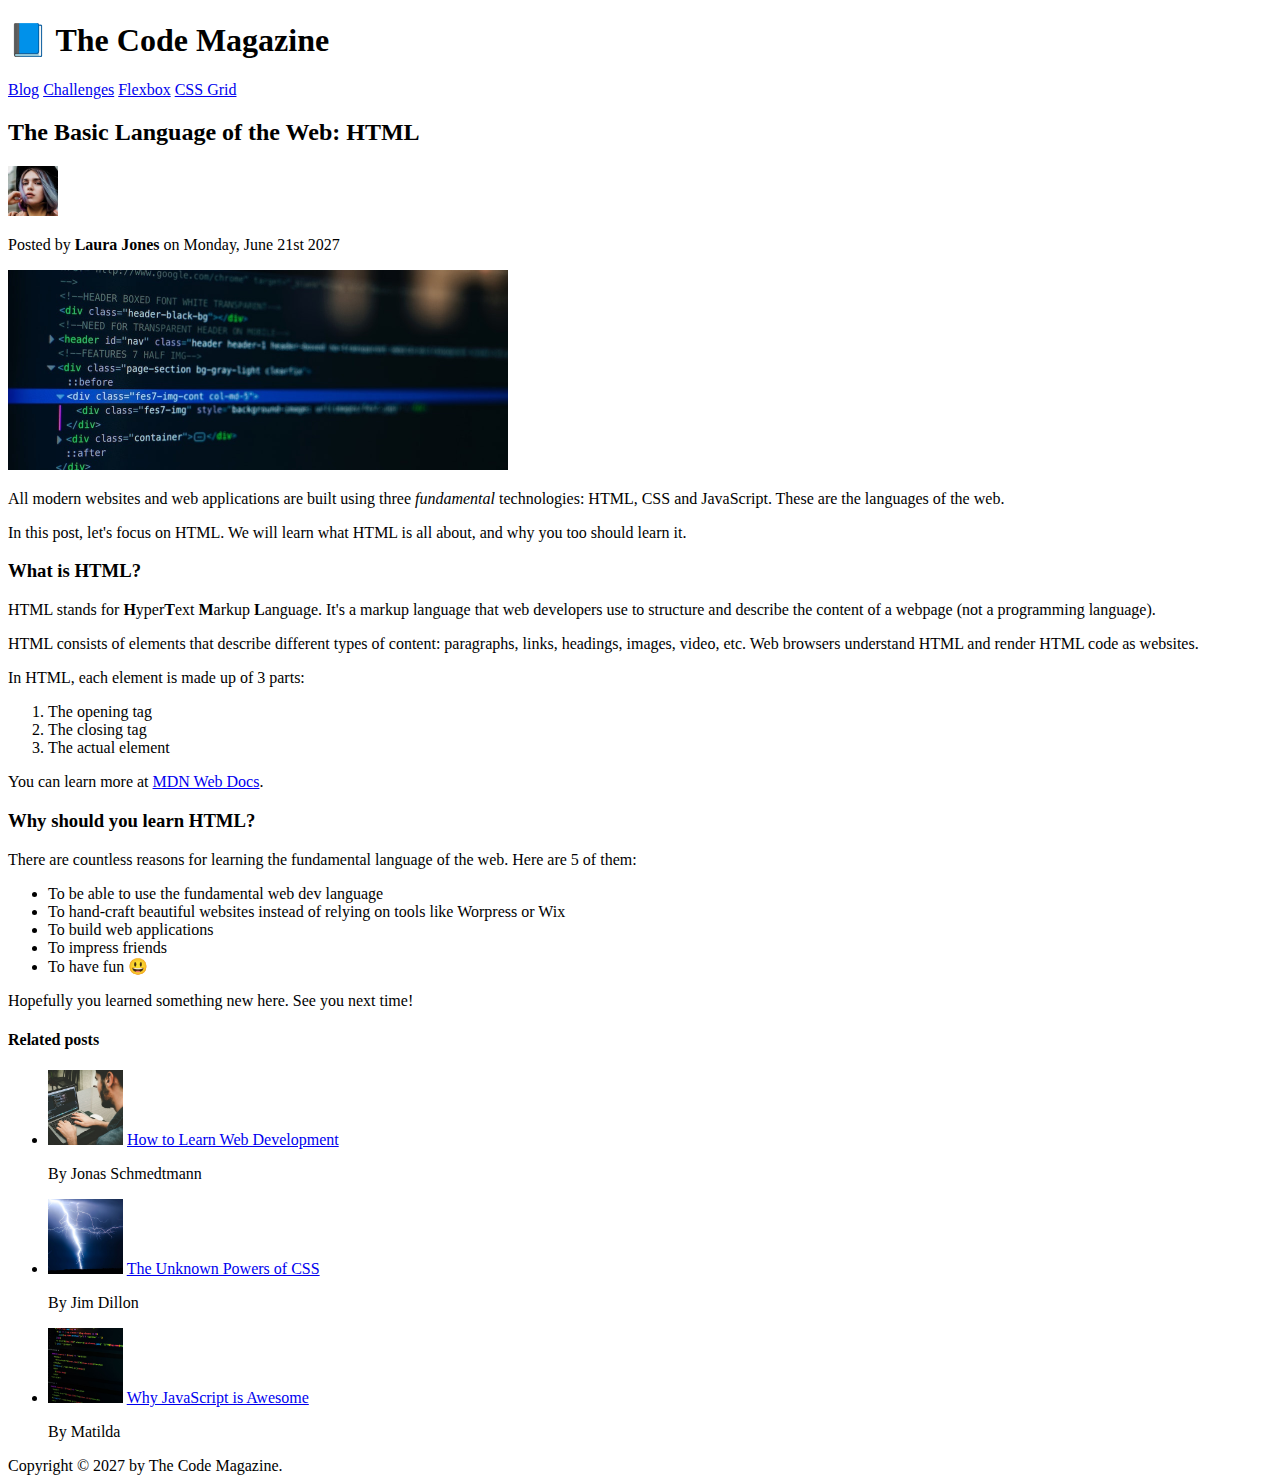
<file: 03-CSS-Fundamentals/index.html>
<!DOCTYPE html>
<html lang="en">
  <head>
    <meta charset="UTF-8" />
    <title>The Basic Language of the Web: HTML</title>
  </head>

  <body>
    <!--
    <h1>The Basic Language of the Web: HTML</h1>
    <h2>The Basic Language of the Web: HTML</h2>
    <h3>The Basic Language of the Web: HTML</h3>
    <h4>The Basic Language of the Web: HTML</h4>
    <h5>The Basic Language of the Web: HTML</h5>
    <h6>The Basic Language of the Web: HTML</h6>
    -->

    <header>
      <h1>📘 The Code Magazine</h1>

      <nav>
        <a href="blog.html">Blog</a>
        <a href="#">Challenges</a>
        <a href="#">Flexbox</a>
        <a href="#">CSS Grid</a>
      </nav>
    </header>

    <article>
      <header>
        <h2>The Basic Language of the Web: HTML</h2>

        <img
          src="img/laura-jones.jpg"
          alt="Headshot of Laura Jones"
          height="50"
          width="50"
        />

        <p>Posted by <strong>Laura Jones</strong> on Monday, June 21st 2027</p>

        <img
          src="img/post-img.jpg"
          alt="HTML code on a screen"
          width="500"
          height="200"
        />
      </header>

      <p>
        All modern websites and web applications are built using three
        <em>fundamental</em>
        technologies: HTML, CSS and JavaScript. These are the languages of the
        web.
      </p>

      <p>
        In this post, let's focus on HTML. We will learn what HTML is all about,
        and why you too should learn it.
      </p>

      <h3>What is HTML?</h3>
      <p>
        HTML stands for <strong>H</strong>yper<strong>T</strong>ext
        <strong>M</strong>arkup <strong>L</strong>anguage. It's a markup
        language that web developers use to structure and describe the content
        of a webpage (not a programming language).
      </p>
      <p>
        HTML consists of elements that describe different types of content:
        paragraphs, links, headings, images, video, etc. Web browsers understand
        HTML and render HTML code as websites.
      </p>
      <p>In HTML, each element is made up of 3 parts:</p>

      <ol>
        <li>The opening tag</li>
        <li>The closing tag</li>
        <li>The actual element</li>
      </ol>

      <p>
        You can learn more at
        <a
          href="https://developer.mozilla.org/en-US/docs/Web/HTML"
          target="_blank"
          >MDN Web Docs</a
        >.
      </p>

      <h3>Why should you learn HTML?</h3>

      <p>
        There are countless reasons for learning the fundamental language of the
        web. Here are 5 of them:
      </p>

      <ul>
        <li>To be able to use the fundamental web dev language</li>
        <li>
          To hand-craft beautiful websites instead of relying on tools like
          Worpress or Wix
        </li>
        <li>To build web applications</li>
        <li>To impress friends</li>
        <li>To have fun 😃</li>
      </ul>

      <p>Hopefully you learned something new here. See you next time!</p>
    </article>

    <aside>
      <h4>Related posts</h4>

      <ul>
        <li>
          <img
            src="img/related-1.jpg"
            alt="Person programming"
            width="75"
            width="75"
          />
          <a href="#">How to Learn Web Development</a>
          <p>By Jonas Schmedtmann</p>
        </li>
        <li>
          <img src="img/related-2.jpg" alt="Lightning" width="75" heigth="75" />
          <a href="#">The Unknown Powers of CSS</a>
          <p>By Jim Dillon</p>
        </li>
        <li>
          <img
            src="img/related-3.jpg"
            alt="JavaScript code on a screen"
            width="75"
            height="75"
          />
          <a href="#">Why JavaScript is Awesome</a>
          <p>By Matilda</p>
        </li>
      </ul>
    </aside>

    <footer>Copyright &copy; 2027 by The Code Magazine.</footer>
  </body>
</html>
</file>
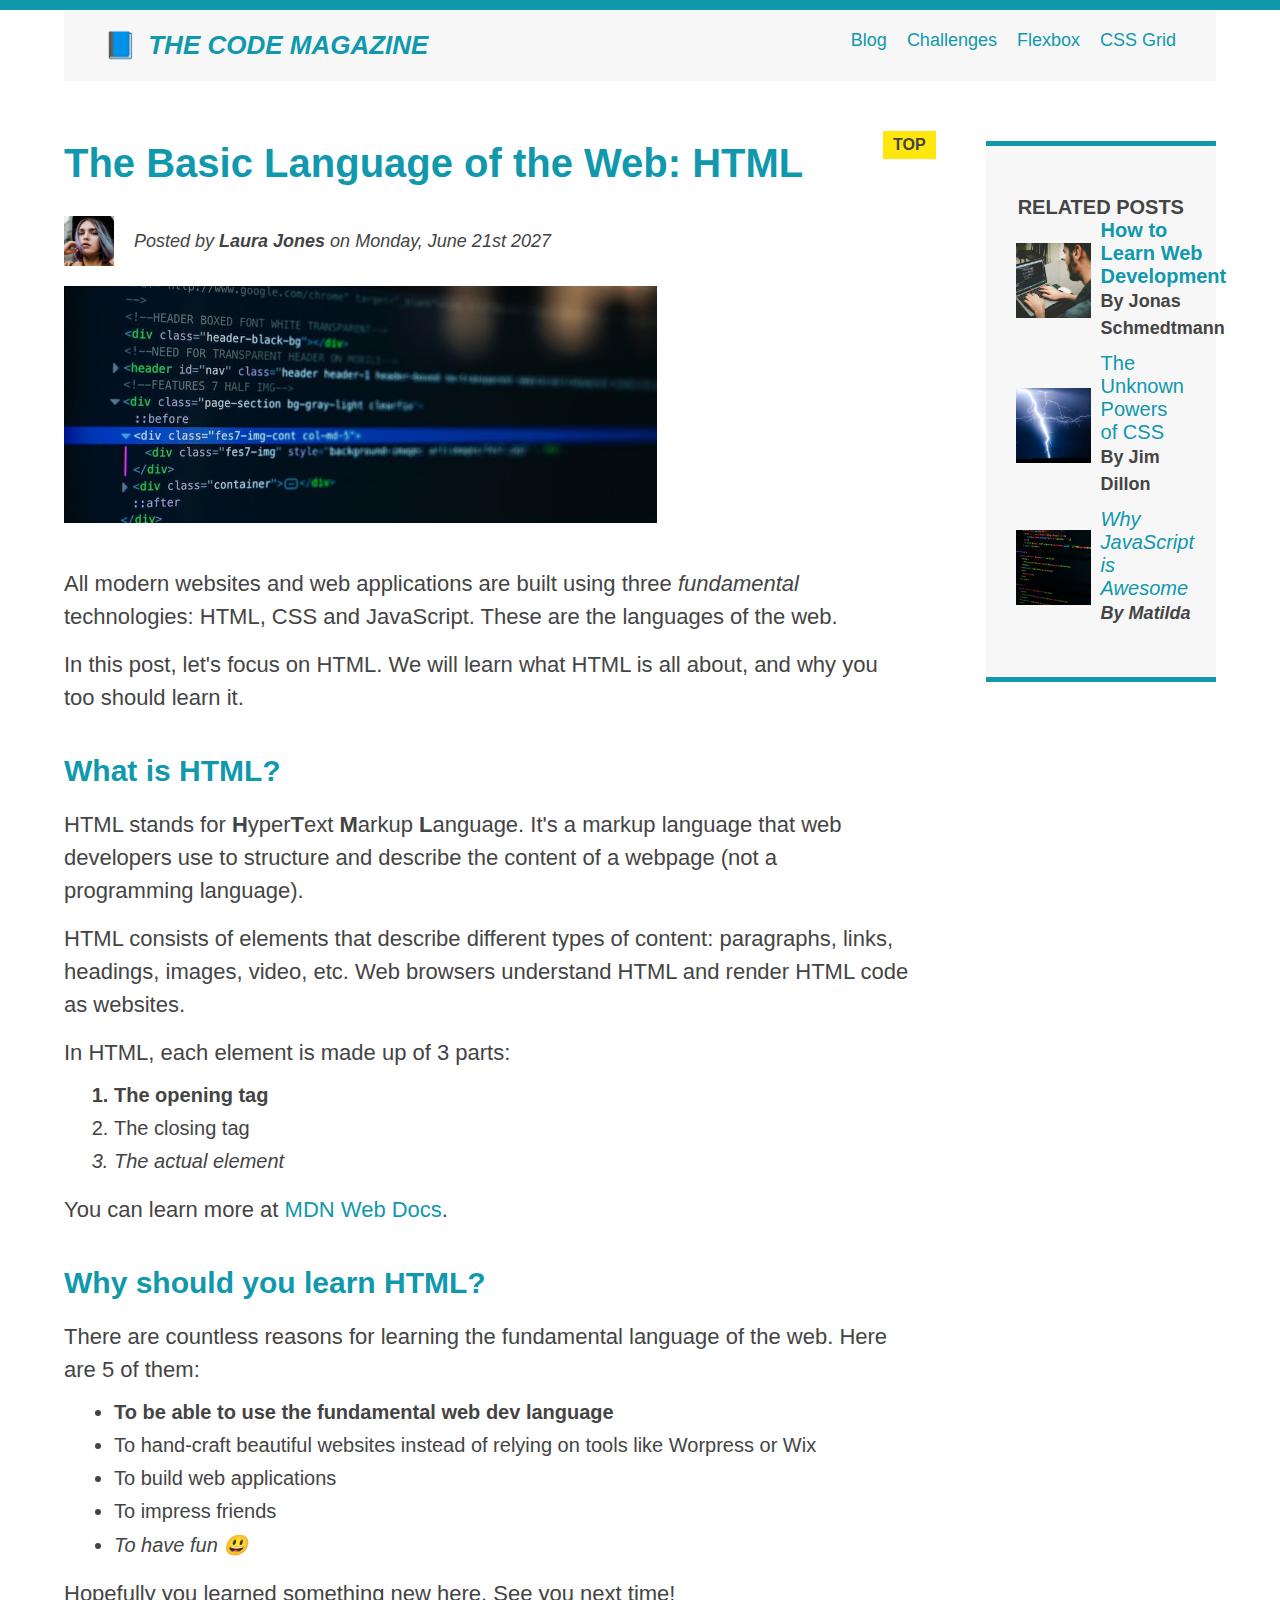
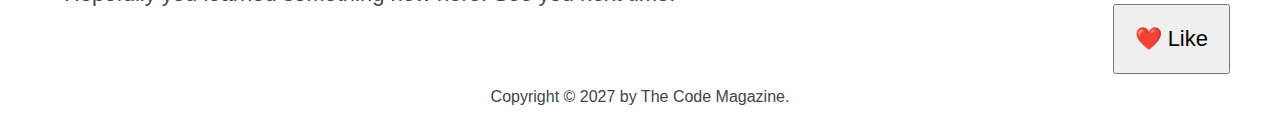
<file: 04-CSS-Layouts/index.html>
<!DOCTYPE html>
<html lang="en">
    <head>
        <meta charset="UTF-8" />
        <link href="style.css" rel="stylesheet" />

        <title>The Basic Language of the Web: HTML</title>
    </head>

    <body>
        <!--
    <h1>The Basic Language of the Web: HTML</h1>
    <h2>The Basic Language of the Web: HTML</h2>
    <h3>The Basic Language of the Web: HTML</h3>
    <h4>The Basic Language of the Web: HTML</h4>
    <h5>The Basic Language of the Web: HTML</h5>
    <h6>The Basic Language of the Web: HTML</h6>
    -->

        <div class="container">
            <header class="main-header">
                <h1>📘 The Code Magazine</h1>

                <nav>
                    <!-- <strong>This is the navigation</strong> -->
                    <a href="blog.html">Blog</a>
                    <a href="#">Challenges</a>
                    <a href="#">Flexbox</a>
                    <a href="#">CSS Grid</a>
                </nav>
            </header>

            <article>
                <header class="post-header">
                    <h2>The Basic Language of the Web: HTML</h2>
                    <div class="author-box">
                        <img
                            src="img/laura-jones.jpg"
                            alt="Headshot of Laura Jones"
                            height="50"
                            width="50"
                        />

                        <p id="author">
                            Posted by <strong>Laura Jones</strong> on Monday,
                            June 21st 2027
                        </p>
                    </div>

                    <img
                        src="img/post-img.jpg"
                        alt="HTML code on a screen"
                        width="500"
                        height="200"
                        class="post-img"
                    />
                    <button>❤️ Like</button>
                </header>

                <p>
                    All modern websites and web applications are built using
                    three
                    <em>fundamental</em>
                    technologies: HTML, CSS and JavaScript. These are the
                    languages of the web.
                </p>

                <p>
                    In this post, let's focus on HTML. We will learn what HTML
                    is all about, and why you too should learn it.
                </p>

                <h3>What is HTML?</h3>
                <p>
                    HTML stands for <strong>H</strong>yper<strong>T</strong>ext
                    <strong>M</strong>arkup <strong>L</strong>anguage. It's a
                    markup language that web developers use to structure and
                    describe the content of a webpage (not a programming
                    language).
                </p>
                <p>
                    HTML consists of elements that describe different types of
                    content: paragraphs, links, headings, images, video, etc.
                    Web browsers understand HTML and render HTML code as
                    websites.
                </p>
                <p>In HTML, each element is made up of 3 parts:</p>

                <ol>
                    <li class="first-li">The opening tag</li>
                    <li>The closing tag</li>
                    <li>The actual element</li>
                </ol>

                <p>
                    You can learn more at
                    <a
                        href="https://developer.mozilla.org/en-US/docs/Web/HTML"
                        target="_blank"
                        >MDN Web Docs</a
                    >.
                </p>

                <h3>Why should you learn HTML?</h3>

                <p>
                    There are countless reasons for learning the fundamental
                    language of the web. Here are 5 of them:
                </p>

                <ul>
                    <li class="first-li">
                        To be able to use the fundamental web dev language
                    </li>
                    <li>
                        To hand-craft beautiful websites instead of relying on
                        tools like Worpress or Wix
                    </li>
                    <li>To build web applications</li>
                    <li>To impress friends</li>
                    <li>To have fun 😃</li>
                </ul>

                <p>
                    Hopefully you learned something new here. See you next time!
                </p>
            </article>

            <aside>
                <h4>Related posts</h4>

                <ul class="related">
                    <li>
                        <img
                            src="img/related-1.jpg"
                            alt="Person programming"
                            width="75"
                            height="75"
                        />
                        <div class="related-author-box">
                            <a href="#">How to Learn Web Development</a>
                            <p class="related-author">By Jonas Schmedtmann</p>
                        </div>
                    </li>
                    <li>
                        <img
                            src="img/related-2.jpg"
                            alt="Lightning"
                            width="75"
                            height="75"
                        />
                        <div class="related-author-box">
                            <a href="#">The Unknown Powers of CSS</a>
                            <p class="related-author">By Jim Dillon</p>
                        </div>
                    </li>
                    <li>
                        <img
                            src="img/related-3.jpg"
                            alt="JavaScript code on a screen"
                            width="75"
                            height="75"
                        />
                        <div class="related-author-box">
                            <a href="#">Why JavaScript is Awesome</a>
                            <p class="related-author">By Matilda</p>
                        </div>
                    </li>
                </ul>
            </aside>

            <footer>
                <p id="copyright" class="copyright text">
                    Copyright &copy; 2027 by The Code Magazine.
                </p>
            </footer>
        </div>
    </body>
</html>
</file>
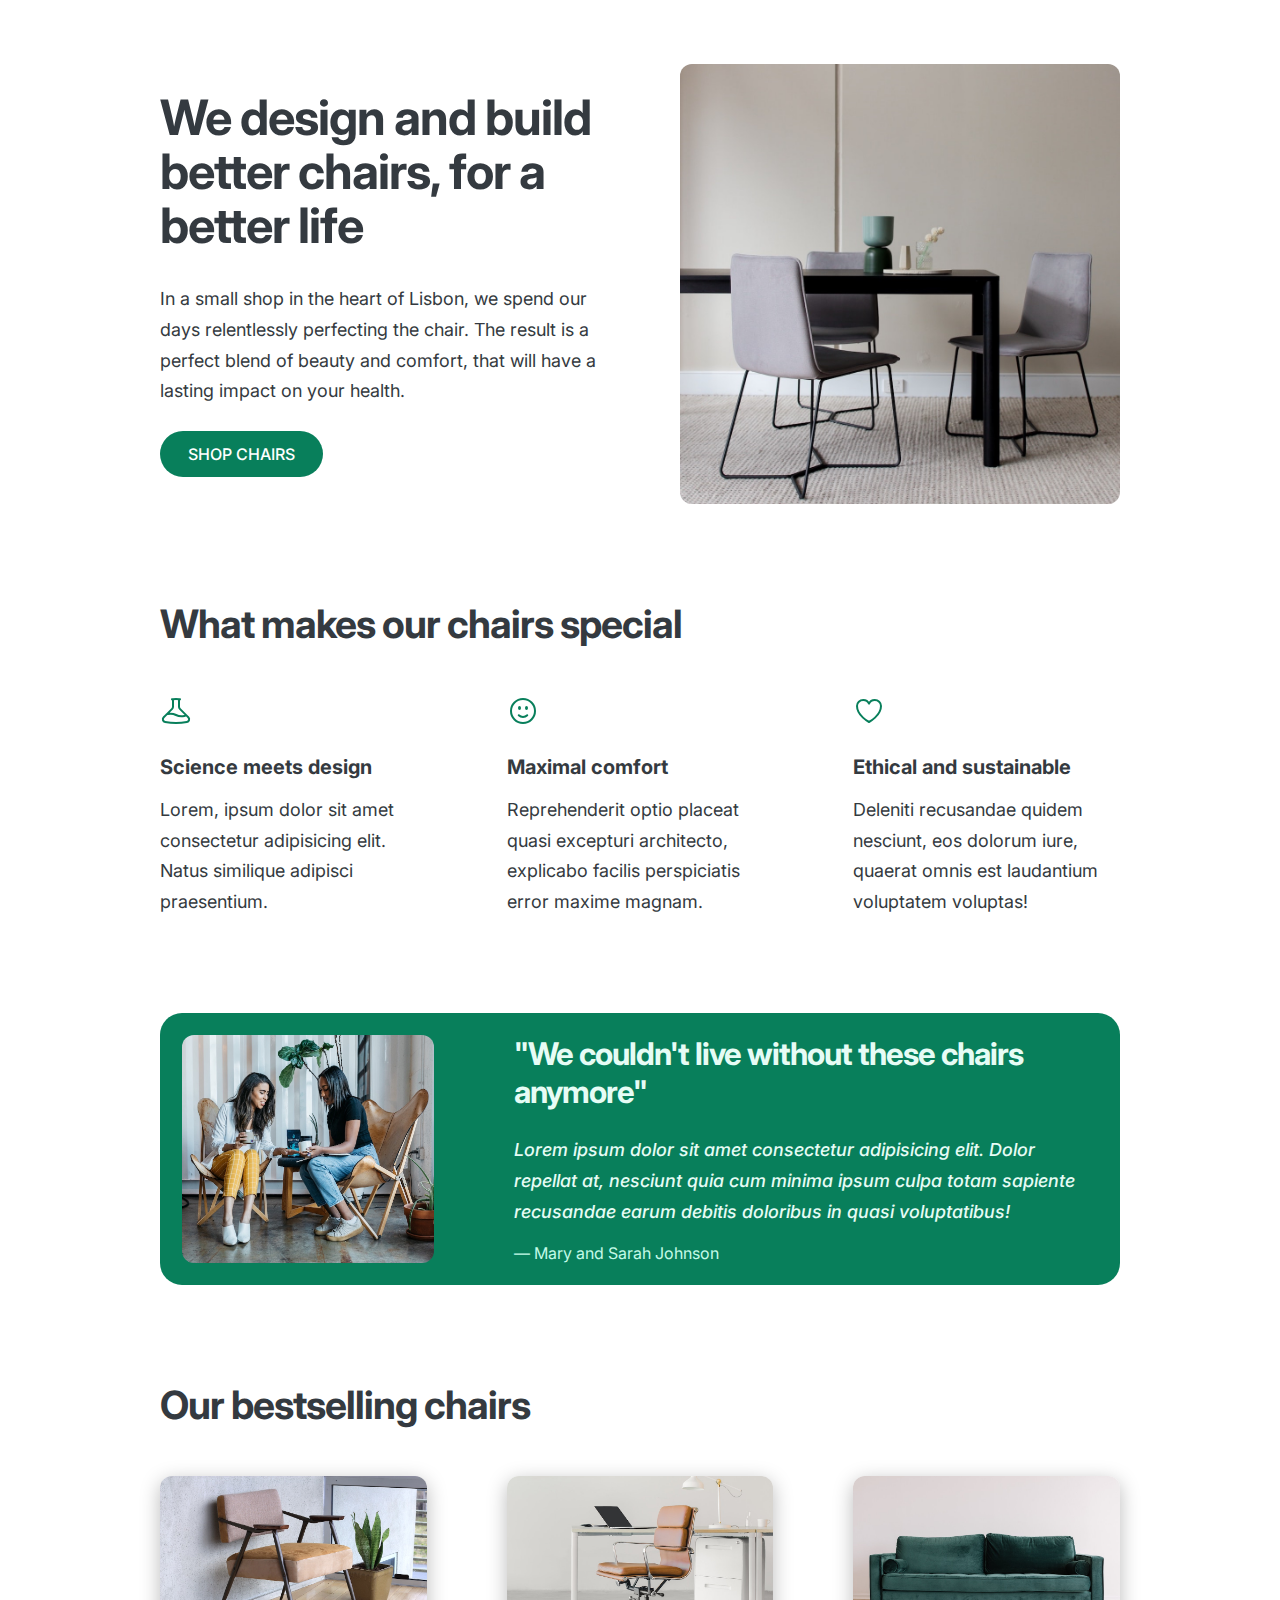
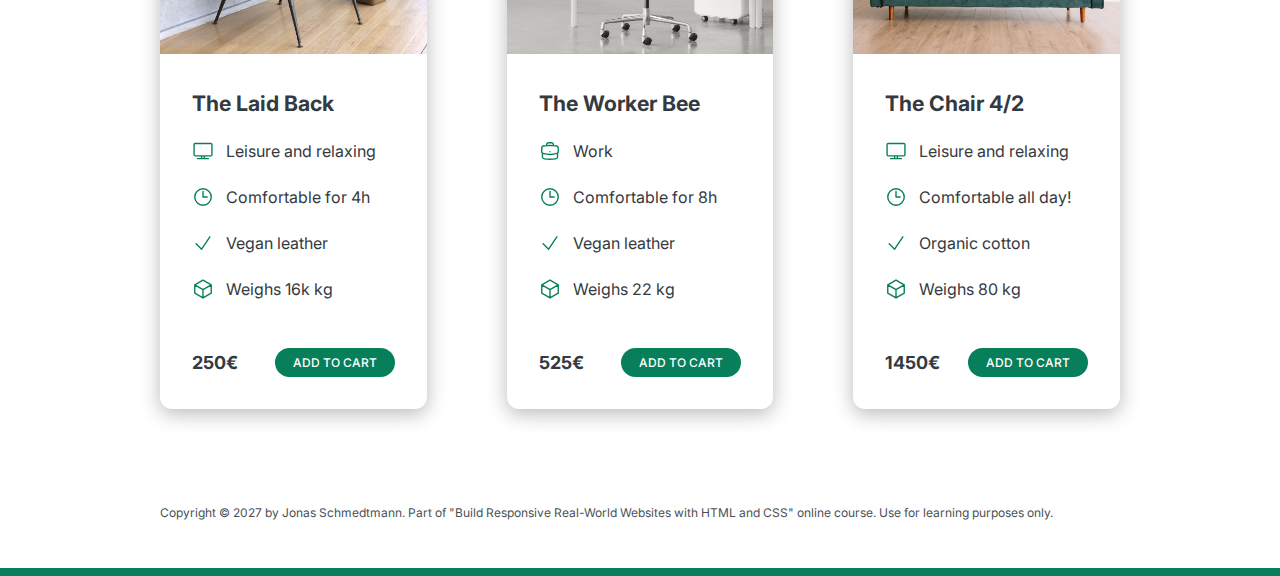
<file: 05-Design/index.html>
<!DOCTYPE html>
<html lang="en">
    <head>
        <meta charset="UTF-8" />
        <meta http-equiv="X-UA-Compatible" content="IE=edge" />
        <meta name="viewport" content="width=device-width, initial-scale=1.0" />
        <link rel="preconnect" href="https://fonts.googleapis.com" />
        <link rel="preconnect" href="https://fonts.gstatic.com" crossorigin />
        <link
            href="https://fonts.googleapis.com/css2?family=Inter:wght@400;500;700&display=swap"
            rel="stylesheet"
        />
        <link rel="stylesheet" href="style.css" />
        <title>Lisbon Chair Shop</title>
    </head>
    <body>
        <div class="container">
            <header>
                <div class="header-text-box">
                    <h1>
                        We design and build better chairs, for a better life
                    </h1>
                    <p class="header-text">
                        In a small shop in the heart of Lisbon, we spend our
                        days relentlessly perfecting the chair. The result is a
                        perfect blend of beauty and comfort, that will have a
                        lasting impact on your health.
                    </p>
                    <a class="btn btn--big" href="#">Shop chairs</a>
                </div>
                <img src="hero.jpg" alt="Photo" />
            </header>

            <section>
                <h2>What makes our chairs special</h2>
                <div class="grid-3-cols">
                    <div>
                        <svg
                            xmlns="http://www.w3.org/2000/svg"
                            fill="none"
                            viewBox="0 0 24 24"
                            stroke-width="1.5"
                            stroke="currentColor"
                            class="features-icon"
                        >
                            <path
                                stroke-linecap="round"
                                stroke-linejoin="round"
                                d="M9.75 3.104v5.714a2.25 2.25 0 01-.659 1.591L5 14.5M9.75 3.104c-.251.023-.501.05-.75.082m.75-.082a24.301 24.301 0 014.5 0m0 0v5.714c0 .597.237 1.17.659 1.591L19.8 15.3M14.25 3.104c.251.023.501.05.75.082M19.8 15.3l-1.57.393A9.065 9.065 0 0112 15a9.065 9.065 0 00-6.23-.693L5 14.5m14.8.8l1.402 1.402c1.232 1.232.65 3.318-1.067 3.611A48.309 48.309 0 0112 21c-2.773 0-5.491-.235-8.135-.687-1.718-.293-2.3-2.379-1.067-3.61L5 14.5"
                            />
                        </svg>

                        <p class="features-title">
                            <strong>Science meets design</strong>
                        </p>
                        <p class="features-text">
                            Lorem, ipsum dolor sit amet consectetur adipisicing
                            elit. Natus similique adipisci praesentium.
                        </p>
                    </div>

                    <div>
                        <svg
                            xmlns="http://www.w3.org/2000/svg"
                            fill="none"
                            viewBox="0 0 24 24"
                            stroke-width="1.5"
                            stroke="currentColor"
                            class="features-icon"
                        >
                            <path
                                stroke-linecap="round"
                                stroke-linejoin="round"
                                d="M15.182 15.182a4.5 4.5 0 01-6.364 0M21 12a9 9 0 11-18 0 9 9 0 0118 0zM9.75 9.75c0 .414-.168.75-.375.75S9 10.164 9 9.75 9.168 9 9.375 9s.375.336.375.75zm-.375 0h.008v.015h-.008V9.75zm5.625 0c0 .414-.168.75-.375.75s-.375-.336-.375-.75.168-.75.375-.75.375.336.375.75zm-.375 0h.008v.015h-.008V9.75z"
                            />
                        </svg>

                        <p class="features-title">
                            <strong>Maximal comfort</strong>
                        </p>
                        <p class="features-text">
                            Reprehenderit optio placeat quasi excepturi
                            architecto, explicabo facilis perspiciatis error
                            maxime magnam.
                        </p>
                    </div>

                    <div>
                        <svg
                            xmlns="http://www.w3.org/2000/svg"
                            fill="none"
                            viewBox="0 0 24 24"
                            stroke-width="1.5"
                            stroke="currentColor"
                            class="features-icon"
                        >
                            <path
                                stroke-linecap="round"
                                stroke-linejoin="round"
                                d="M21 8.25c0-2.485-2.099-4.5-4.688-4.5-1.935 0-3.597 1.126-4.312 2.733-.715-1.607-2.377-2.733-4.313-2.733C5.1 3.75 3 5.765 3 8.25c0 7.22 9 12 9 12s9-4.78 9-12z"
                            />
                        </svg>

                        <p class="features-title">
                            <strong>Ethical and sustainable</strong>
                        </p>
                        <p class="features-text">
                            Deleniti recusandae quidem nesciunt, eos dolorum
                            iure, quaerat omnis est laudantium voluptatem
                            voluptas!
                        </p>
                    </div>
                </div>
            </section>

            <section class="testimonial-section">
                <div class="grid-3-cols">
                    <img src="customers.jpg" alt="People sitting on chairs" />
                    <div class="testimonial-box">
                        <h2>"We couldn't live without these chairs anymore"</h2>
                        <blockquote class="testimonial-text">
                            Lorem ipsum dolor sit amet consectetur adipisicing
                            elit. Dolor repellat at, nesciunt quia cum minima
                            ipsum culpa totam sapiente recusandae earum debitis
                            doloribus in quasi voluptatibus!
                        </blockquote>
                        <p class="testimonial-author">
                            &mdash; Mary and Sarah Johnson
                        </p>
                    </div>
                </div>
            </section>

            <section>
                <h2>Our bestselling chairs</h2>
                <div class="grid-3-cols">
                    <figure class="chair">
                        <img src="chair-1.jpg" alt="Chair" />
                        <div class="chair-box">
                            <h3>The Laid Back</h3>
                            <ul class="chair-details">
                                <li>
                                    <svg
                                        xmlns="http://www.w3.org/2000/svg"
                                        fill="none"
                                        viewBox="0 0 24 24"
                                        stroke-width="1.5"
                                        stroke="currentColor"
                                        class="details-icon"
                                    >
                                        <path
                                            stroke-linecap="round"
                                            stroke-linejoin="round"
                                            d="M6 20.25h12m-7.5-3v3m3-3v3m-10.125-3h17.25c.621 0 1.125-.504 1.125-1.125V4.875c0-.621-.504-1.125-1.125-1.125H3.375c-.621 0-1.125.504-1.125 1.125v11.25c0 .621.504 1.125 1.125 1.125z"
                                        />
                                    </svg>
                                    <!-- Span is a generic INLINE text element, it doesn't have any meaning. It's like a div element, but inline -->
                                    <span> Leisure and relaxing</span>
                                </li>
                                <li>
                                    <svg
                                        xmlns="http://www.w3.org/2000/svg"
                                        fill="none"
                                        viewBox="0 0 24 24"
                                        stroke-width="1.5"
                                        stroke="currentColor"
                                        class="details-icon"
                                    >
                                        <path
                                            stroke-linecap="round"
                                            stroke-linejoin="round"
                                            d="M12 6v6h4.5m4.5 0a9 9 0 11-18 0 9 9 0 0118 0z"
                                        />
                                    </svg>

                                    <span>Comfortable for 4h</span>
                                </li>
                                <li>
                                    <svg
                                        xmlns="http://www.w3.org/2000/svg"
                                        fill="none"
                                        viewBox="0 0 24 24"
                                        stroke-width="1.5"
                                        stroke="currentColor"
                                        class="details-icon"
                                    >
                                        <path
                                            stroke-linecap="round"
                                            stroke-linejoin="round"
                                            d="M4.5 12.75l6 6 9-13.5"
                                        />
                                    </svg>

                                    <span>Vegan leather</span>
                                </li>
                                <li>
                                    <svg
                                        xmlns="http://www.w3.org/2000/svg"
                                        fill="none"
                                        viewBox="0 0 24 24"
                                        stroke-width="1.5"
                                        stroke="currentColor"
                                        class="details-icon"
                                    >
                                        <path
                                            stroke-linecap="round"
                                            stroke-linejoin="round"
                                            d="M21 7.5l-9-5.25L3 7.5m18 0l-9 5.25m9-5.25v9l-9 5.25M3 7.5l9 5.25M3 7.5v9l9 5.25m0-9v9"
                                        />
                                    </svg>
                                    <span>Weighs 16k kg</span>
                                </li>
                            </ul>
                            <div class="chair-price">
                                <strong>250€</strong>
                                <a href="#" class="btn btn--small"
                                    >Add to cart</a
                                >
                            </div>
                        </div>
                    </figure>

                    <figure class="chair">
                        <img src="chair-2.jpg" alt="Chair" />
                        <div class="chair-box">
                            <h3>The Worker Bee</h3>
                            <ul class="chair-details">
                                <li>
                                    <svg
                                        xmlns="http://www.w3.org/2000/svg"
                                        fill="none"
                                        viewBox="0 0 24 24"
                                        stroke-width="1.5"
                                        stroke="currentColor"
                                        class="details-icon"
                                    >
                                        <path
                                            stroke-linecap="round"
                                            stroke-linejoin="round"
                                            d="M20.25 14.15v4.25c0 1.094-.787 2.036-1.872 2.18-2.087.277-4.216.42-6.378.42s-4.291-.143-6.378-.42c-1.085-.144-1.872-1.086-1.872-2.18v-4.25m16.5 0a2.18 2.18 0 00.75-1.661V8.706c0-1.081-.768-2.015-1.837-2.175a48.114 48.114 0 00-3.413-.387m4.5 8.006c-.194.165-.42.295-.673.38A23.978 23.978 0 0112 15.75c-2.648 0-5.195-.429-7.577-1.22a2.016 2.016 0 01-.673-.38m0 0A2.18 2.18 0 013 12.489V8.706c0-1.081.768-2.015 1.837-2.175a48.111 48.111 0 013.413-.387m7.5 0V5.25A2.25 2.25 0 0013.5 3h-3a2.25 2.25 0 00-2.25 2.25v.894m7.5 0a48.667 48.667 0 00-7.5 0M12 12.75h.008v.008H12v-.008z"
                                        />
                                    </svg>

                                    <span>Work</span>
                                </li>
                                <li>
                                    <svg
                                        xmlns="http://www.w3.org/2000/svg"
                                        fill="none"
                                        viewBox="0 0 24 24"
                                        stroke-width="1.5"
                                        stroke="currentColor"
                                        class="details-icon"
                                    >
                                        <path
                                            stroke-linecap="round"
                                            stroke-linejoin="round"
                                            d="M12 6v6h4.5m4.5 0a9 9 0 11-18 0 9 9 0 0118 0z"
                                        />
                                    </svg>
                                    <span>Comfortable for 8h</span>
                                </li>
                                <li>
                                    <svg
                                        xmlns="http://www.w3.org/2000/svg"
                                        fill="none"
                                        viewBox="0 0 24 24"
                                        stroke-width="1.5"
                                        stroke="currentColor"
                                        class="details-icon"
                                    >
                                        <path
                                            stroke-linecap="round"
                                            stroke-linejoin="round"
                                            d="M4.5 12.75l6 6 9-13.5"
                                        />
                                    </svg>
                                    <span>Vegan leather</span>
                                </li>
                                <li>
                                    <svg
                                        xmlns="http://www.w3.org/2000/svg"
                                        fill="none"
                                        viewBox="0 0 24 24"
                                        stroke-width="1.5"
                                        stroke="currentColor"
                                        class="details-icon"
                                    >
                                        <path
                                            stroke-linecap="round"
                                            stroke-linejoin="round"
                                            d="M21 7.5l-9-5.25L3 7.5m18 0l-9 5.25m9-5.25v9l-9 5.25M3 7.5l9 5.25M3 7.5v9l9 5.25m0-9v9"
                                        />
                                    </svg>
                                    <span>Weighs 22 kg</span>
                                </li>
                            </ul>
                            <div class="chair-price">
                                <strong>525€</strong>
                                <a href="#" class="btn btn--small"
                                    >Add to cart</a
                                >
                            </div>
                        </div>
                    </figure>

                    <figure class="chair">
                        <img src="chair-3.jpg" alt="Chair" />
                        <div class="chair-box">
                            <h3>The Chair 4/2</h3>
                            <ul class="chair-details">
                                <li>
                                    <svg
                                        xmlns="http://www.w3.org/2000/svg"
                                        fill="none"
                                        viewBox="0 0 24 24"
                                        stroke-width="1.5"
                                        stroke="currentColor"
                                        class="details-icon"
                                    >
                                        <path
                                            stroke-linecap="round"
                                            stroke-linejoin="round"
                                            d="M6 20.25h12m-7.5-3v3m3-3v3m-10.125-3h17.25c.621 0 1.125-.504 1.125-1.125V4.875c0-.621-.504-1.125-1.125-1.125H3.375c-.621 0-1.125.504-1.125 1.125v11.25c0 .621.504 1.125 1.125 1.125z"
                                        />
                                    </svg>
                                    <span>Leisure and relaxing</span>
                                </li>
                                <li>
                                    <svg
                                        xmlns="http://www.w3.org/2000/svg"
                                        fill="none"
                                        viewBox="0 0 24 24"
                                        stroke-width="1.5"
                                        stroke="currentColor"
                                        class="details-icon"
                                    >
                                        <path
                                            stroke-linecap="round"
                                            stroke-linejoin="round"
                                            d="M12 6v6h4.5m4.5 0a9 9 0 11-18 0 9 9 0 0118 0z"
                                        />
                                    </svg>

                                    <span>Comfortable all day!</span>
                                </li>
                                <li>
                                    <svg
                                        xmlns="http://www.w3.org/2000/svg"
                                        fill="none"
                                        viewBox="0 0 24 24"
                                        stroke-width="1.5"
                                        stroke="currentColor"
                                        class="details-icon"
                                    >
                                        <path
                                            stroke-linecap="round"
                                            stroke-linejoin="round"
                                            d="M4.5 12.75l6 6 9-13.5"
                                        />
                                    </svg>
                                    <span>Organic cotton</span>
                                </li>
                                <li>
                                    <svg
                                        xmlns="http://www.w3.org/2000/svg"
                                        fill="none"
                                        viewBox="0 0 24 24"
                                        stroke-width="1.5"
                                        stroke="currentColor"
                                        class="details-icon"
                                    >
                                        <path
                                            stroke-linecap="round"
                                            stroke-linejoin="round"
                                            d="M21 7.5l-9-5.25L3 7.5m18 0l-9 5.25m9-5.25v9l-9 5.25M3 7.5l9 5.25M3 7.5v9l9 5.25m0-9v9"
                                        />
                                    </svg>
                                    <span>Weighs 80 kg</span>
                                </li>
                            </ul>
                            <div class="chair-price">
                                <strong>1450€</strong>
                                <a href="#" class="btn btn--small"
                                    >Add to cart</a
                                >
                            </div>
                        </div>
                    </figure>
                </div>
            </section>

            <footer>
                Copyright &copy; 2027 by Jonas Schmedtmann. Part of "Build
                Responsive Real-World Websites with HTML and CSS" online course.
                Use for learning purposes only.
            </footer>
        </div>
    </body>
</html>
</file>
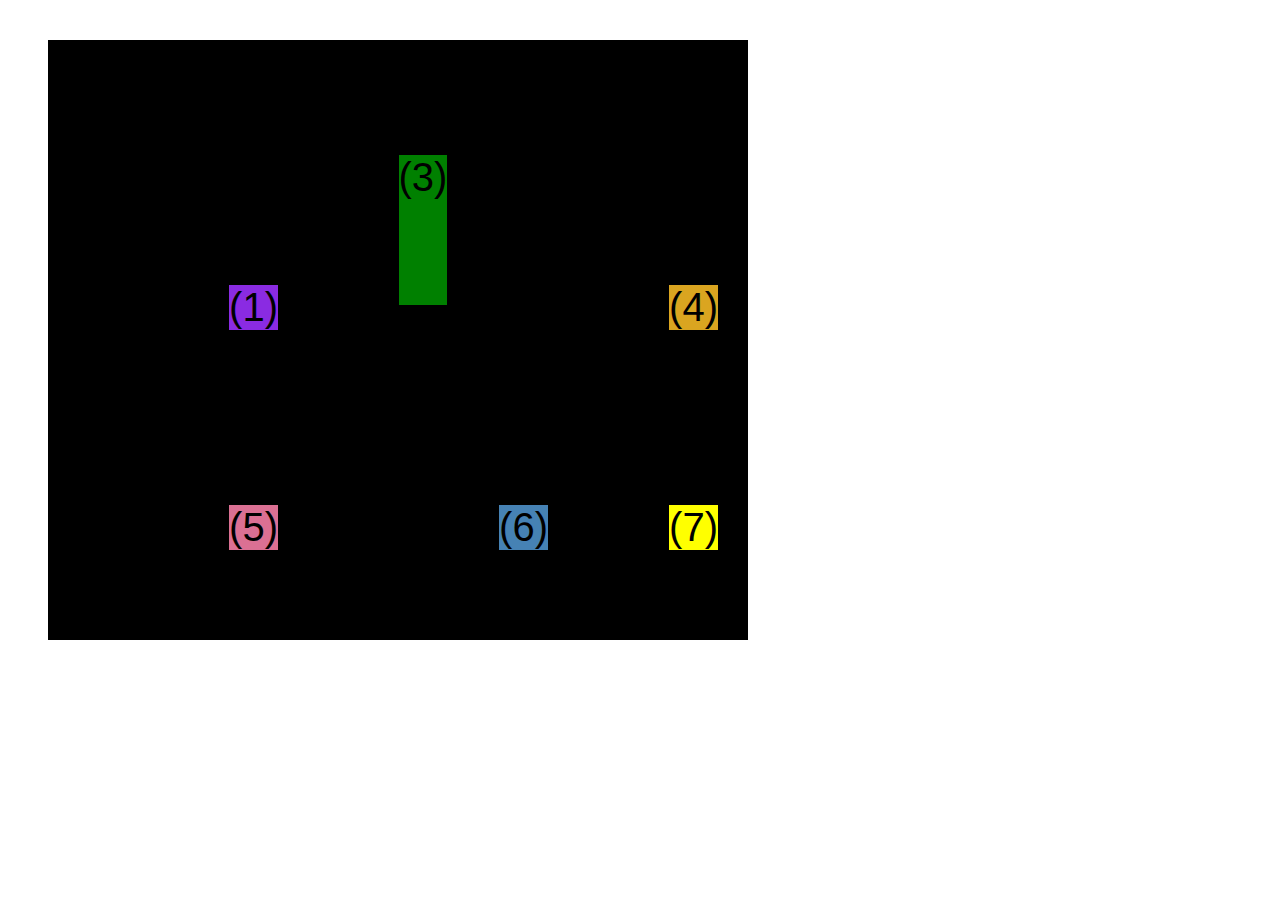
<file: 04-CSS-Layouts/css-grid.html>
<!DOCTYPE html>
<html lang="en">
  <head>
    <meta charset="UTF-8" />
    <meta http-equiv="X-UA-Compatible" content="IE=edge" />
    <meta name="viewport" content="width=device-width, initial-scale=1.0" />
    <title>CSS Grid</title>
    <style>
      .el--1 {
        background-color: blueviolet;
      }
      .el--2 {
        background-color: orangered;
      }
      .el--3 {
        background-color: green;
        height: 150px;
      }
      .el--4 {
        background-color: goldenrod;
      }
      .el--5 {
        background-color: palevioletred;
      }
      .el--6 {
        background-color: steelblue;
      }
      .el--7 {
        background-color: yellow;
      }
      .el--8 {
        background-color: crimson;
      }

      .container--1 {
        /* STARTER */
        font-family: sans-serif;
        background-color: #ddd;
        font-size: 40px;
        margin: 40px;

        /* CSS GRID */
        /* Setting grid rows and columns */
        display: grid;
        grid-template-columns: 1fr 1fr 1fr 1fr;
        grid-template-rows: 1fr 1fr;
        gap: 20px;
        display: none;
      }

      .container--2 {
        /* STARTER */
        font-family: sans-serif;
        background-color: black;
        font-size: 40px;
        margin: 40px;

        width: 700px;
        height: 600px;

        /* CSS GRID */
        display: grid;
        grid-template-columns: 200px 250px 150px;
        grid-template-rows: 200px 200px;
        gap: 20px;

        /* Aligning grid tracks inside container */
        justify-content: center;
        align-content: center;

        /* Aligning the items inside cells e.g. moving items around inside the cells */
        align-items: end;
        justify-items: end;

        /* Content properties are about aligning tracks inside the container */

        /* items aligns items inside cells */
      }
      /* Aligning items individually */
      .el--3 {
        align-self: center;
        justify-self: center;
      }
    </style>
  </head>
  <body>
    <div class="container--1">
      <div class="el el--1">(1) HTML</div>
      <div class="el el--2">(2) and</div>
      <div class="el el--3">(3) CSS</div>
      <div class="el el--4">(4) are</div>
      <div class="el el--5">(5) amazing</div>
      <div class="el el--6">(6) languages</div>
      <div class="el el--7">(7) to</div>
      <div class="el el--8">(8) learn</div>
    </div>

    <div class="container--2">
      <div class="el el--1">(1)</div>
      <div class="el el--3">(3)</div>
      <div class="el el--4">(4)</div>
      <div class="el el--5">(5)</div>
      <div class="el el--6">(6)</div>
      <div class="el el--7">(7)</div>
    </div>
  </body>
</html>
</file>
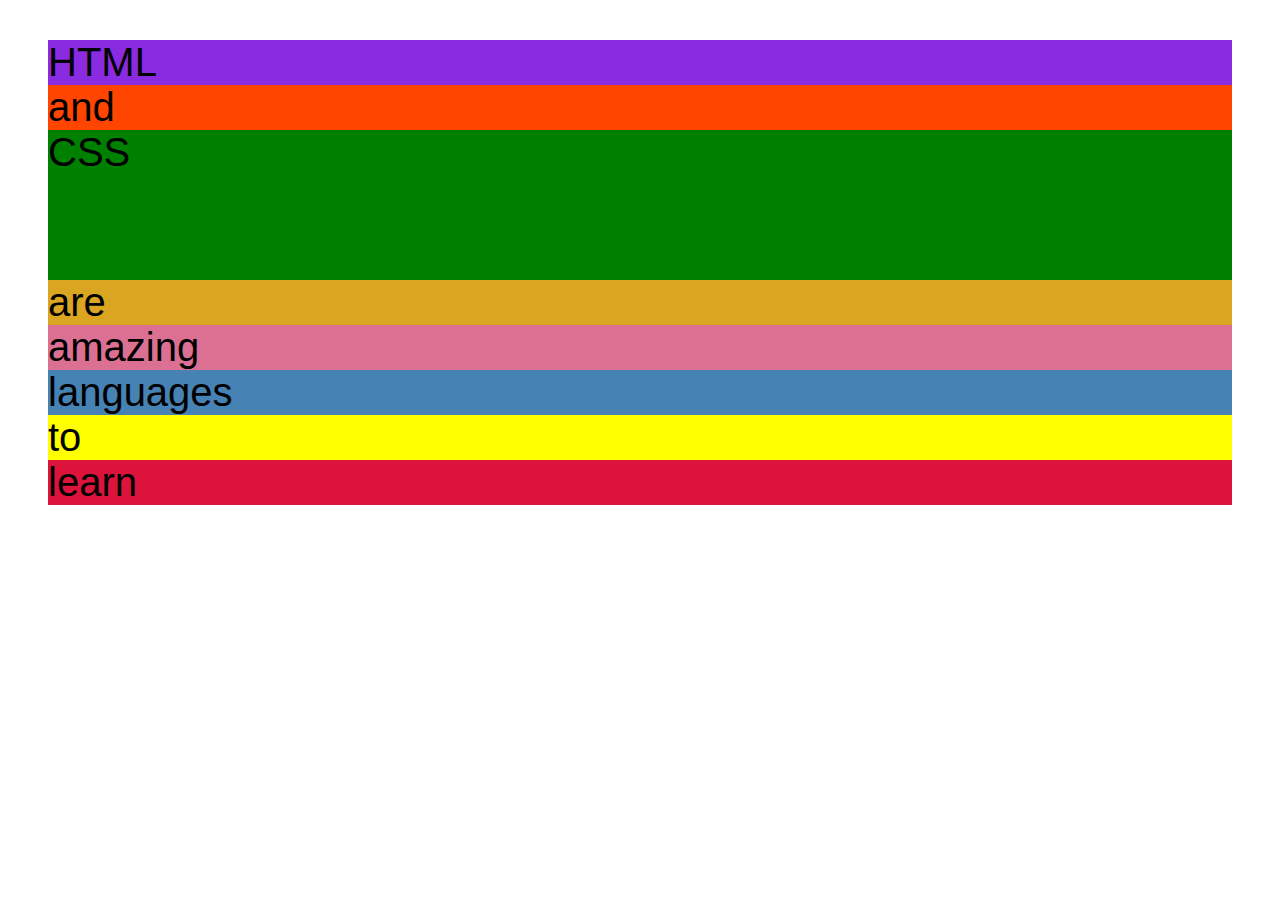
<file: 04-CSS-Layouts/flexbox.html>
<!DOCTYPE html>
<html lang="en">
  <head>
    <meta charset="UTF-8" />
    <meta http-equiv="X-UA-Compatible" content="IE=edge" />
    <meta name="viewport" content="width=device-width, initial-scale=1.0" />
    <title>Flexbox</title>
    <style>
      .el--1 {
        background-color: blueviolet;
      }
      .el--2 {
        background-color: orangered;
      }
      .el--3 {
        background-color: green;
        height: 150px;
      }
      .el--4 {
        background-color: goldenrod;
      }
      .el--5 {
        background-color: palevioletred;
      }
      .el--6 {
        background-color: steelblue;
      }
      .el--7 {
        background-color: yellow;
      }
      .el--8 {
        background-color: crimson;
      }

      .container {
        /* STARTER */
        font-family: sans-serif;
        background-color: #ddd;
        font-size: 40px;
        margin: 40px;

        /* FLEXBOX */
      }
    </style>
  </head>
  <body>
    <div class="container">
      <div class="el el--1">HTML</div>
      <div class="el el--2">and</div>
      <div class="el el--3">CSS</div>
      <div class="el el--4">are</div>
      <div class="el el--5">amazing</div>
      <div class="el el--6">languages</div>
      <div class="el el--7">to</div>
      <div class="el el--8">learn</div>
    </div>
  </body>
</html>
</file>
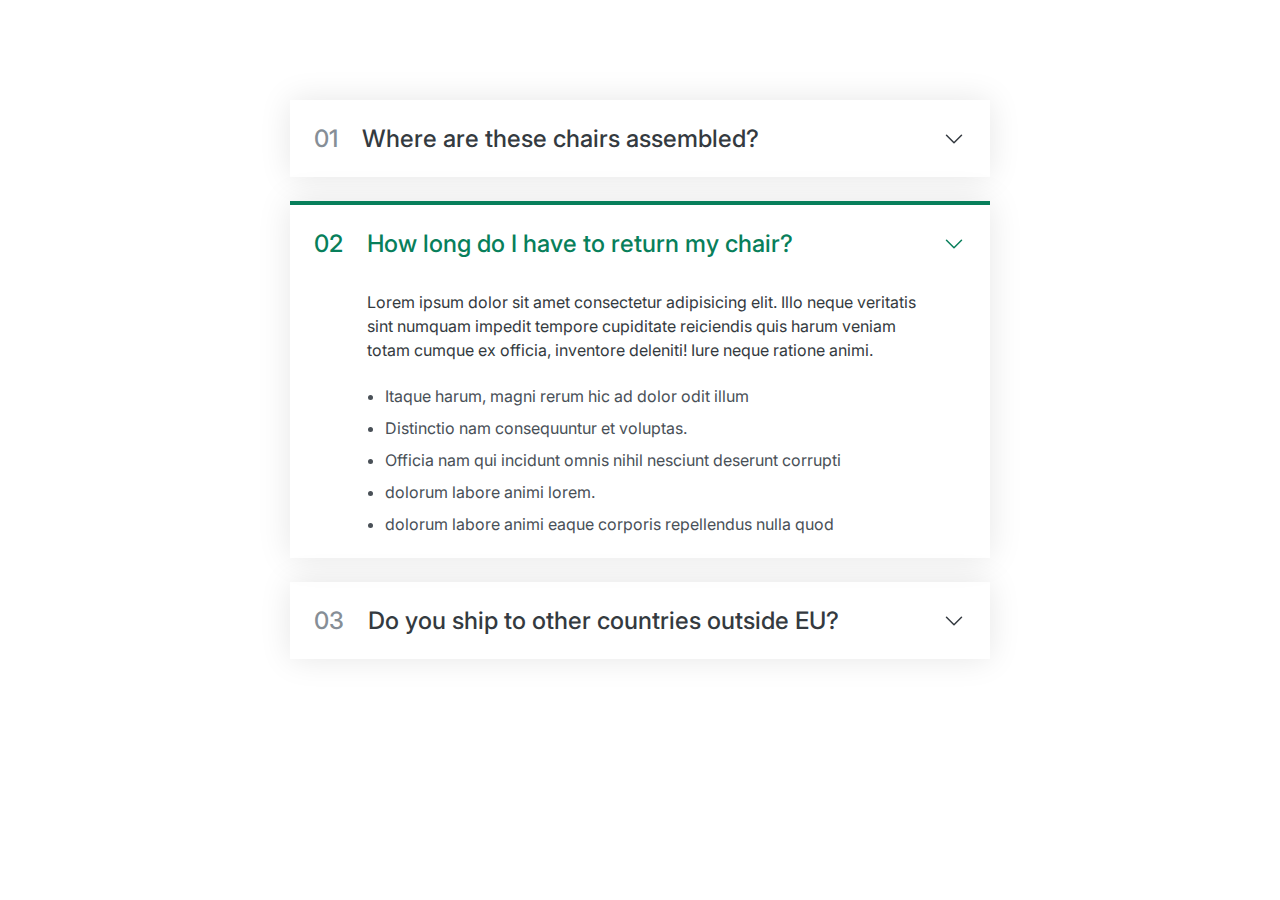
<file: 06-Components/01-accordion.html>
<!DOCTYPE html>
<html lang="en">
    <head>
        <meta charset="UTF-8" />
        <meta name="viewport" content="width=device-width, initial-scale=1.0" />
        <link
            href="https://fonts.googleapis.com/css2?family=Inter:wght@400;500;700&display=swap"
            rel="stylesheet"
        />
        <title>Accordion Component</title>
        <style>
            /*
            SPACING SYSTEM (px)
            2 / 4 / 8 / 12 / 16 / 24 / 32 / 48 / 64 / 80 / 96 / 128

            FONT SIZE SYSTEM (px)
            10 / 12 / 14 / 16 / 18 / 20 / 24 / 30 / 36 / 44 / 52 / 62 / 74 / 86 / 98
            */

            /* MAIN COLOR: #087f5b
            GREY COLOR: #343a40 */

            /* Variables */
            :root {
                --main-color: #087f5b;
                --grey: #343a40;
            }

            * {
                margin: 0;
                padding: 0;
                box-sizing: border-box;
            }

            body {
                font-family: "Inter", sans-serif;
                color: var(--grey);
            }

            .accordion {
                width: 700px;
                margin: 100px auto;
                display: flex;
                flex-direction: column;
                gap: 24px;
            }

            .item {
                display: grid;
                grid-template-columns: auto 1fr auto;
                column-gap: 24px;
                row-gap: 32px;
                padding: 24px;
                box-shadow: 0 0 32px rgba(0, 0, 0, 0.1);
                align-items: center;
            }

            .icon {
                stroke: var(--grey);
                width: 24px;
            }

            .number,
            .text {
                font-size: 24px;
                color: var(--grey);
                font-weight: 500;
            }

            .number {
                color: #868e96;
            }

            .hidden-box {
                grid-column: 2;
                display: none;
            }

            .hidden-box p {
                line-height: 1.5;
                margin-bottom: 24px;
            }

            .hidden-box ul {
                color: #495057;
                margin-left: 18px;
                display: flex;
                flex-direction: column;
                gap: 12px;
            }

            /* OPEN STATE */

            .open {
                border-top: 4px solid var(--main-color);
            }

            .open .hidden-box {
                display: block;
            }

            .open .number,
            .open .text {
                color: var(--main-color);
            }

            .open .icon {
                stroke: var(--main-color);
            }
        </style>
    </head>
    <body>
        <div class="accordion">
            <div class="item">
                <p class="number number-01">01</p>
                <p class="text">Where are these chairs assembled?</p>
                <svg
                    xmlns="http://www.w3.org/2000/svg"
                    fill="none"
                    viewBox="0 0 24 24"
                    stroke-width="1.5"
                    stroke="currentColor"
                    class="icon"
                >
                    <path
                        stroke-linecap="round"
                        stroke-linejoin="round"
                        d="M19.5 8.25l-7.5 7.5-7.5-7.5"
                    />
                </svg>
                <div class="hidden-box">
                    <p>
                        Lorem ipsum dolor sit amet consectetur adipisicing elit.
                        Illo neque veritatis sint numquam impedit tempore
                        cupiditate reiciendis quis harum veniam totam cumque ex
                        officia, inventore deleniti! Iure neque ratione animi.
                    </p>
                    <ul>
                        <li>
                            Itaque harum, magni rerum hic ad dolor odit illum
                        </li>
                        <li>Distinctio nam consequuntur et voluptas.</li>
                        <li>
                            Officia nam qui incidunt omnis nihil nesciunt
                            deserunt corrupti
                        </li>
                        <li>dolorum labore animi lorem.</li>
                        <li>
                            dolorum labore animi eaque corporis repellendus
                            nulla quod
                        </li>
                    </ul>
                </div>
            </div>
            <div class="item open">
                <p class="number number-02">02</p>
                <p class="text">How long do I have to return my chair?</p>
                <svg
                    xmlns="http://www.w3.org/2000/svg"
                    fill="none"
                    viewBox="0 0 24 24"
                    stroke-width="1.5"
                    stroke="currentColor"
                    class="icon"
                >
                    <path
                        stroke-linecap="round"
                        stroke-linejoin="round"
                        d="M19.5 8.25l-7.5 7.5-7.5-7.5"
                    />
                </svg>

                <div class="hidden-box">
                    <p>
                        Lorem ipsum dolor sit amet consectetur adipisicing elit.
                        Illo neque veritatis sint numquam impedit tempore
                        cupiditate reiciendis quis harum veniam totam cumque ex
                        officia, inventore deleniti! Iure neque ratione animi.
                    </p>
                    <ul>
                        <li>
                            Itaque harum, magni rerum hic ad dolor odit illum
                        </li>
                        <li>Distinctio nam consequuntur et voluptas.</li>
                        <li>
                            Officia nam qui incidunt omnis nihil nesciunt
                            deserunt corrupti
                        </li>
                        <li>dolorum labore animi lorem.</li>
                        <li>
                            dolorum labore animi eaque corporis repellendus
                            nulla quod
                        </li>
                    </ul>
                </div>
            </div>
            <div class="item">
                <p class="number number-03">03</p>
                <p class="text">Do you ship to other countries outside EU?</p>
                <svg
                    xmlns="http://www.w3.org/2000/svg"
                    fill="none"
                    viewBox="0 0 24 24"
                    stroke-width="1.5"
                    stroke="currentColor"
                    class="icon"
                >
                    <path
                        stroke-linecap="round"
                        stroke-linejoin="round"
                        d="M19.5 8.25l-7.5 7.5-7.5-7.5"
                    />
                </svg>
                <div class="hidden-box">
                    <p>
                        Lorem ipsum dolor sit amet consectetur adipisicing elit.
                        Illo neque veritatis sint numquam impedit tempore
                        cupiditate reiciendis quis harum veniam totam cumque ex
                        officia, inventore deleniti! Iure neque ratione animi.
                    </p>
                    <ul>
                        <li>
                            Itaque harum, magni rerum hic ad dolor odit illum
                        </li>
                        <li>Distinctio nam consequuntur et voluptas.</li>
                        <li>
                            Officia nam qui incidunt omnis nihil nesciunt
                            deserunt corrupti
                        </li>
                        <li>dolorum labore animi lorem.</li>
                        <li>
                            dolorum labore animi eaque corporis repellendus
                            nulla quod
                        </li>
                    </ul>
                </div>
            </div>
        </div>
    </body>
</html>
</file>
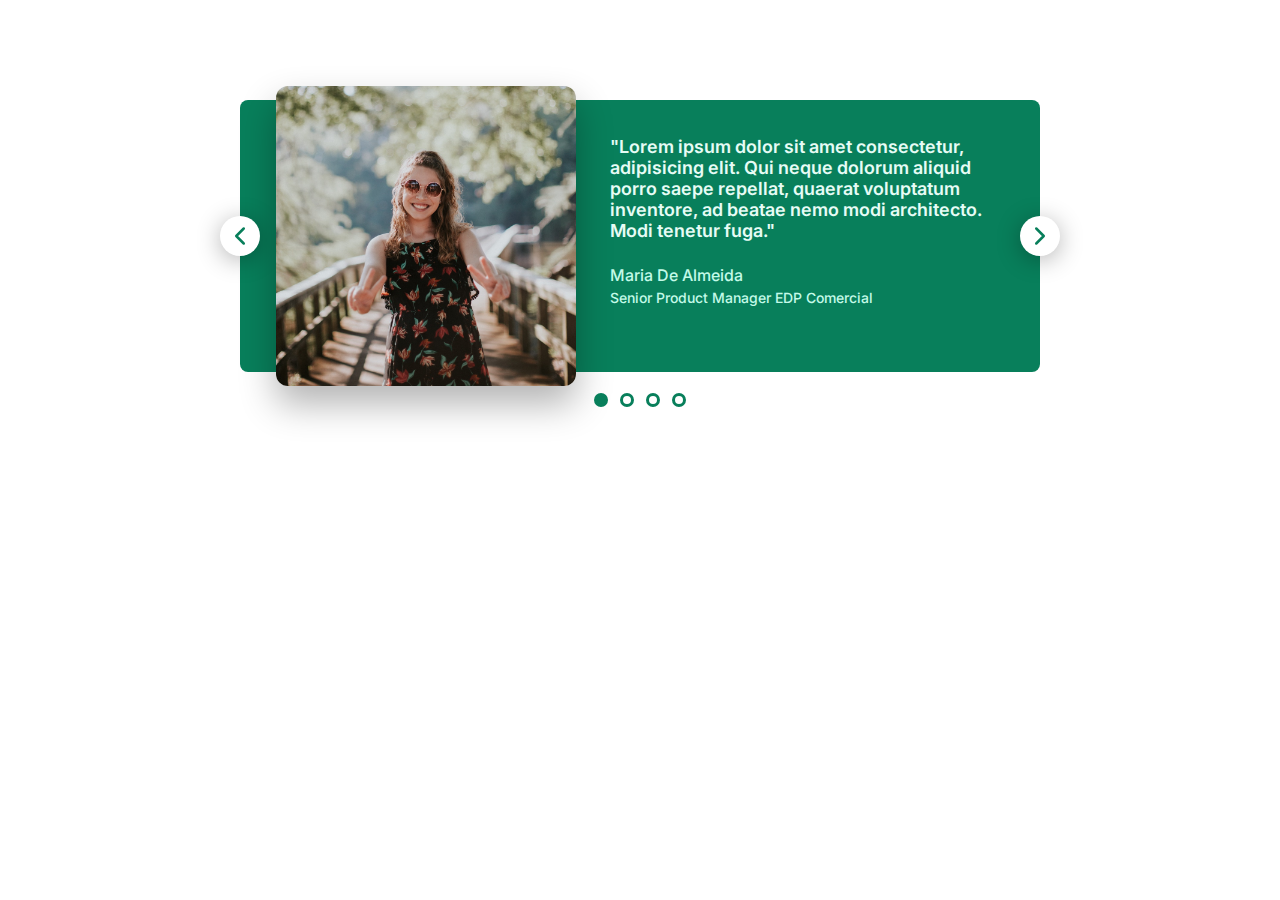
<file: 06-Components/02-carousel.html>
<!DOCTYPE html>
<html lang="en">
    <head>
        <meta charset="UTF-8" />
        <meta name="viewport" content="width=device-width, initial-scale=1.0" />
        <title>Carousel Component</title>
        <link
            href="https://fonts.googleapis.com/css2?family=Inter:wght@400;500;700&display=swap"
            rel="stylesheet"
        />
        <style>
            /*
            SPACING SYSTEM (px)
            2 / 4 / 8 / 12 / 16 / 24 / 32 / 48 / 64 / 80 / 96 / 128

            FONT SIZE SYSTEM (px)
            10 / 12 / 14 / 16 / 18 / 20 / 24 / 30 / 36 / 44 / 52 / 62 / 74 / 86 / 98
            */

            /* MAIN COLOR: #087f5b
            GREY COLOR: #343a40 */

            /* Variables */
            :root {
                --main-color: #087f5b;
                --grey: #343a40;
            }

            * {
                margin: 0;
                padding: 0;
                box-sizing: border-box;
            }

            body {
                font-family: "Inter", sans-serif;
                color: var(--grey);
                font-weight: 500;
            }

            img {
                height: 200px;
                border-radius: 8px;
                transform: scale(1.5);
                box-shadow: 0 12px 24px rgba(0, 0, 0, 0.3);
            }

            .carousel {
                width: 800px;
                margin: 100px auto;
                background-color: var(--main-color);
                border-radius: 8px;

                display: flex;
                gap: 84px;
                /* align-items: center; */
                padding: 36px 48px 36px 86px;
                /* padding-left: 86px; */
                position: relative;
            }

            .testimonial-text {
                font-size: 18px;
                color: #e6fcf5;
                font-weight: 600;
                margin-bottom: 24px;
            }
            .testimonial-author {
                font-size: 16px;
                color: #c3fae8;
                margin-bottom: 4px;
            }
            .author-job {
                font-size: 14px;
                color: #c3fae8;
            }

            .btn {
                position: absolute;
                width: 40px;
                height: 40px;
                border-radius: 50%;
                background-color: #fff;
                display: flex;
                align-items: center;
                justify-content: center;
                border: 0;

                box-shadow: 0 4px 24px rgba(0, 0, 0, 0.3);
            }

            .btn:hover {
                cursor: pointer;
                background-color: #e9ecef;
            }

            .btn:active {
                background-color: #f1f3f5;
            }

            .btn-icon {
                stroke: var(--main-color);
                height: 24px;
                stroke-width: 2.5;
            }
            .btn-left {
                left: 0;
                top: 50%;
                transform: translate(-50%, -50%);
            }

            .btn-right {
                right: 0;
                top: 50%;
                transform: translate(50%, -50%);
            }

            /* DOTS */
            .dots {
                display: flex;
                gap: 12px;
                position: absolute;
                bottom: 0;
                right: 50%;
                transform: translate(50%, 250%);
            }

            .dot {
                width: 14px;
                height: 14px;
                border-radius: 50%;
                border: 3px solid var(--main-color);
                background-color: white;
                cursor: pointer;
            }

            .dot--fill {
                background-color: var(--main-color);
            }
        </style>
    </head>
    <body>
        <div class="carousel">
            <img src="./maria.jpg" alt="Maria De Almeida" />
            <blockquote class="testimonial">
                <p class="testimonial-text">
                    "Lorem ipsum dolor sit amet consectetur, adipisicing elit.
                    Qui neque dolorum aliquid porro saepe repellat, quaerat
                    voluptatum inventore, ad beatae nemo modi architecto. Modi
                    tenetur fuga."
                </p>
                <p class="testimonial-author">Maria De Almeida</p>
                <p class="author-job">Senior Product Manager EDP Comercial</p>
            </blockquote>
            <button class="btn btn-left">
                <svg
                    xmlns="http://www.w3.org/2000/svg"
                    fill="none"
                    viewBox="0 0 24 24"
                    stroke-width="1.5"
                    stroke="currentColor"
                    class="btn-icon"
                >
                    <path
                        stroke-linecap="round"
                        stroke-linejoin="round"
                        d="M15.75 19.5L8.25 12l7.5-7.5"
                    />
                </svg>
            </button>
            <button class="btn btn-right">
                <svg
                    xmlns="http://www.w3.org/2000/svg"
                    fill="none"
                    viewBox="0 0 24 24"
                    stroke-width="1.5"
                    stroke="currentColor"
                    class="btn-icon"
                >
                    <path
                        stroke-linecap="round"
                        stroke-linejoin="round"
                        d="M8.25 4.5l7.5 7.5-7.5 7.5"
                    />
                </svg>
            </button>
            <div class="dots">
                <button class="dot dot--fill">&nbsp;</button>
                <button class="dot">&nbsp;</button>
                <button class="dot">&nbsp;</button>
                <button class="dot">&nbsp;</button>
            </div>
        </div>
    </body>
</html>
</file>
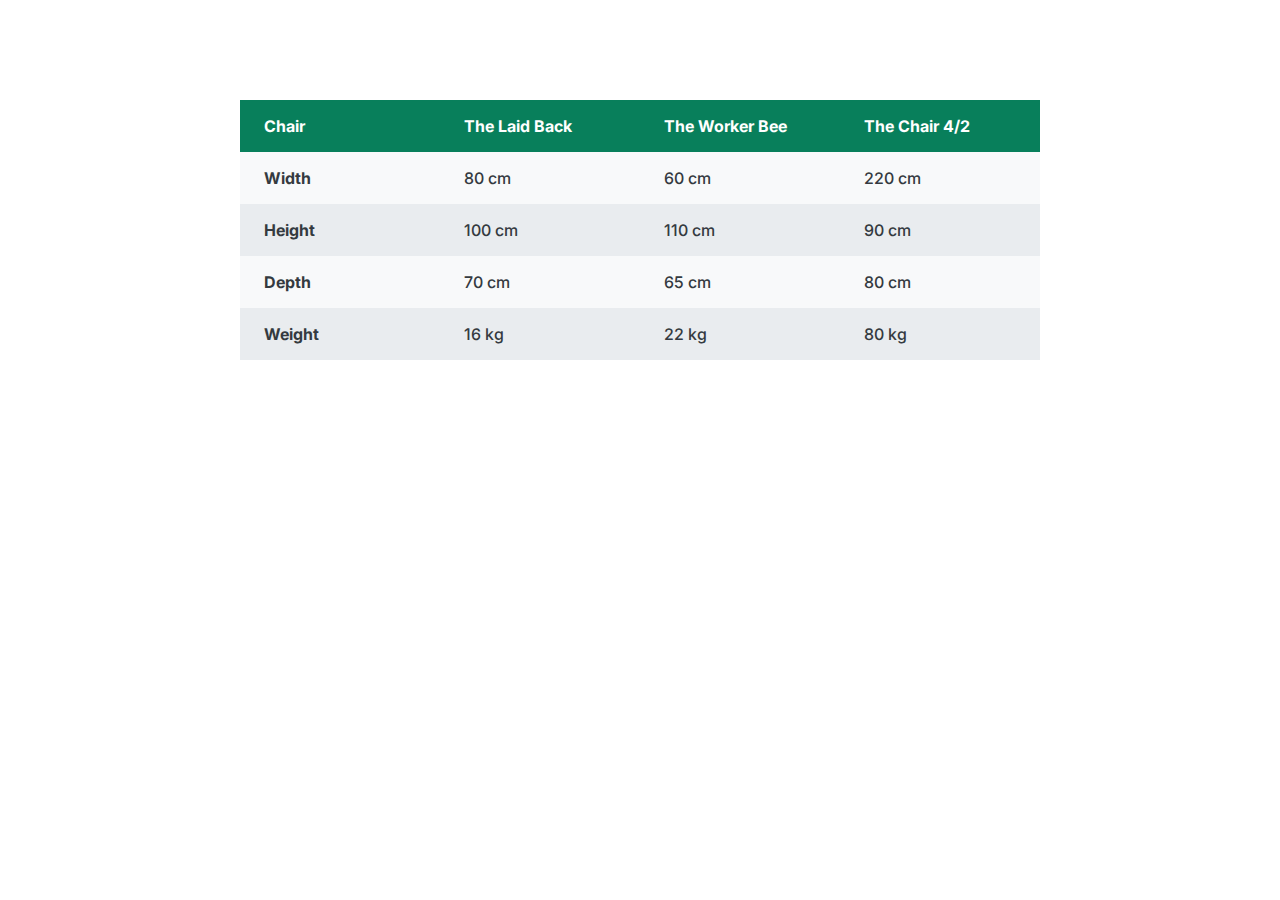
<file: 06-Components/03-table.html>
<!DOCTYPE html>
<html lang="en">
    <head>
        <meta charset="UTF-8" />
        <meta name="viewport" content="width=device-width, initial-scale=1.0" />
        <title>Table Component</title>
        <link
            href="https://fonts.googleapis.com/css2?family=Inter:wght@400;500;700&display=swap"
            rel="stylesheet"
        />
        <style>
            /*
            SPACING SYSTEM (px)
            2 / 4 / 8 / 12 / 16 / 24 / 32 / 48 / 64 / 80 / 96 / 128

            FONT SIZE SYSTEM (px)
            10 / 12 / 14 / 16 / 18 / 20 / 24 / 30 / 36 / 44 / 52 / 62 / 74 / 86 / 98
            */

            /* MAIN COLOR: #087f5b
            GREY COLOR: #343a40 */

            /* Variables */
            :root {
                --main-color: #087f5b;
                --grey: #343a40;
            }

            * {
                margin: 0;
                padding: 0;
                box-sizing: border-box;
            }

            body {
                font-family: "Inter", sans-serif;
                color: var(--grey);
                font-weight: 500;
                display: flex;
                justify-content: center;
            }

            table {
                width: 800px;
                margin: 100px;
                /* border: 2px solid var(--grey); */
                border-collapse: collapse;
            }

            td,
            th {
                /* border: 2px solid var(--grey); */
                padding: 16px 24px;
                text-align: left;
                /* border-right: none; */
            }

            thead th {
                background-color: var(--main-color);
                color: white;
                width: 25%;
            }

            tbody tr:nth-child(odd) {
                background-color: #f8f9fa;
            }

            tbody tr:nth-child(even) {
                background-color: #e9ecef;
            }

            /* th {
                width: 25%;
            } */
        </style>
    </head>
    <body>
        <table>
            <thead>
                <tr>
                    <th>Chair</th>
                    <th>The Laid Back</th>
                    <th>The Worker Bee</th>
                    <th>The Chair 4/2</th>
                </tr>
            </thead>
            <tbody>
                <tr>
                    <th>Width</th>
                    <td>80 cm</td>
                    <td>60 cm</td>
                    <td>220 cm</td>
                </tr>
                <tr>
                    <th>Height</th>
                    <td>100 cm</td>
                    <td>110 cm</td>
                    <td>90 cm</td>
                </tr>
                <tr>
                    <th>Depth</th>
                    <td>70 cm</td>
                    <td>65 cm</td>
                    <td>80 cm</td>
                </tr>
                <tr>
                    <th>Weight</th>
                    <td>16 kg</td>
                    <td>22 kg</td>
                    <td>80 kg</td>
                </tr>
            </tbody>
        </table>
    </body>
</html>
</file>
<file: 04-CSS-Layouts/style.css>
* {
    /* border-top: 10px solid #1098ad; */
    margin: 0;
    padding: 0;
}

/* PAGE SECTIONS */
body {
    color: #444;
    font-family: sans-serif;

    border-top: 10px solid #1098ad;
    position: relative;
}

.container {
    width: 90%;
    /* margin-left: auto;
  margin-right: auto; */
    margin: 0 auto;
}

.main-header {
    background-color: #f7f7f7;
    /* padding: 20px;
  padding-left: 40px;
  padding-right: 40px; */
    padding: 20px 40px;
    /* height: 80px; */
}

nav {
    font-size: 18px;
    /* text-align: center; */
}

.post-header {
    margin-bottom: 40px;
    /* position: relative; */
}

aside {
    background-color: #f7f7f7;
    border-top: 5px solid #1098ad;
    border-bottom: 5px solid #1098ad;
    /* padding-top: 50px;
  padding-bottom: 50px; */
    padding: 50px 0;
    width: 20%;
}

/* SMALLER ELEMENTS */
h1,
h2,
h3 {
    color: #1098ad;
}

h1 {
    font-size: 26px;
    text-transform: uppercase;
    font-style: italic;
}

h2 {
    font-size: 40px;
    margin-bottom: 30px;
}

h3 {
    font-size: 30px;
    margin-bottom: 20px;
    margin-top: 40px;
}

h4 {
    font-size: 20px;
    text-transform: uppercase;
    text-align: center;
}

p {
    font-size: 22px;
    line-height: 1.5;
    margin-bottom: 15px;
}

ul,
ol {
    margin-left: 50px;
    margin-bottom: 20px;
}

li {
    font-size: 20px;
    margin-bottom: 10px;
    /* display: inline; */
}

li:last-child {
    margin-bottom: 0;
}

/* footer p {
  font-size: 16px;
} */

/* article header p {
  font-style: italic;
} */

#author {
    font-style: italic;
    font-size: 18px;
    margin: 0;
}

#copyright {
    font-size: 16px;
}

.related-author {
    font-size: 18px;
    font-weight: bold;
    margin: 0;
}

/* ul {
  list-style: none;
} */

.related {
    list-style: none;
}

body {
    /* background-color: orangered; */
}

/* .first-li {
  font-weight: bold;
} */

li:first-child {
    font-weight: bold;
}

li:last-child {
    font-style: italic;
}

li:nth-child(even) {
    /* color: red; */
}

/* Misconception: this won't work! */
article p:first-child {
    color: red;
}

/* Styling links */
a:link {
    color: #1098ad;
    text-decoration: none;
}

a:visited {
    /* color: #777; */
    color: #1098ad;
}

a:hover {
    color: orangered;
    font-weight: bold;
    text-decoration: underline orangered;
}

a:active {
    background-color: black;
    font-style: italic;
}
/* LVHA */

.post-img {
    width: 70%;
    height: auto;
}

nav a:link:last-child {
    margin-right: 0;
}

button {
    font-size: 22px;
    padding: 20px;
    cursor: pointer;

    position: absolute;
    /* top: 50px;
  left: 50px; */
    bottom: 50px;
    right: 50px;
}

h1::first-letter {
    font-style: normal;
    margin-right: 5px;
}

h3 + p::first-line {
    /* color: red; */
}

h2 {
    /* background-color: orange; */
    position: relative;
}

h2::before {
    content: "TOP";
    background-color: #ffe70e;
    color: #444;
    font-size: 16px;
    font-weight: bold;
    display: inline-block;
    padding: 5px 10px;
    position: absolute;
    top: -10px;
    right: -25px;
}

/* Resolving conflicts */
/* #copyright {
  color: red;
}

.copyright {
  color: blue;
}

.text {
  color: yellow;
}

footer p {
  color: green !important;
} */

/* nav a:link,
nav p {
  font-size: 18px;
} */

/* CSS GRID LAYOUT */
.container {
    display: grid;
    grid-template-columns: 1fr 20%;
    column-gap: 75px;
    row-gap: 60px;
    align-items: start;
}

.main-header {
    grid-column: 1 / -1;
    display: flex;
    justify-content: space-between;
}

.main-header nav {
    display: flex;
    gap: 20px;
}

.author-box {
    display: flex;
    align-items: center;
    gap: 20px;
    margin-bottom: 20px;
}

aside {
    width: auto;
}

.related {
    margin: 0 30px;
}

.related li {
    display: flex;
    gap: 10px;
    align-items: center;
}

footer {
    grid-column: 1 / -1;
    text-align: center;
}
</file>
<file: 05-Design/style.css>
/*
SPACING SYSTEM (px)
2 / 4 / 8 / 12 / 16 / 24 / 32 / 48 / 64 / 80 / 96 / 128

FONT SIZE SYSTEM (px)
10 / 12 / 14 / 16 / 18 / 20 / 24 / 30 / 36 / 44 / 52 / 62 / 74 / 86 / 98
*/

/* MAIN COLOR: #087f5b
   GREY COLOR: #343a40 */

/* Variables */
:root {
    --main-color: #087f5b;
    --grey: #343a40;
}

* {
    margin: 0;
    padding: 0;
    box-sizing: border-box;
}

/* ------------------------ */
/* GENERAL STYLES */
/* ------------------------ */
body {
    font-family: "Inter", sans-serif;
    color: var(--grey);
    border-bottom: 8px solid var(--main-color);
    font-weight: 400;
}

.container {
    width: 960px;
    margin: 0 auto;
}

header,
section {
    margin-bottom: 96px;
    /* padding: 100px 0; */
}

h2 {
    margin-bottom: 48px;
    font-size: 39.06px;
    letter-spacing: -1px;
}

.grid-3-cols {
    display: grid;
    grid-template-columns: repeat(3, 1fr);
    column-gap: 80px;
}

.btn:link,
.btn:visited {
    background-color: var(--main-color);
    color: white;
    border-radius: 30px;
    text-decoration: none;
    text-transform: uppercase;
    display: inline-block;
    font-weight: 500;
}

.btn:hover,
.btn:active {
    background-color: #099268;
    color: white;
}

.btn--big {
    font-size: 16px;
    padding: 13px 28px;
}

.btn--small {
    font-size: 12px;
    padding: 7px 18px;
}

li {
    display: flex;
    align-items: center;
    gap: 10px;
}

/* ------------------------ */
/* COMPONENT STYLES */
/* ------------------------ */

/* HEADER */
header {
    display: grid;
    grid-template-columns: repeat(2, 1fr);
    column-gap: 80px;
    margin-top: 64px;
}

.header-text-box {
    align-self: center;
}

h1 {
    margin-bottom: 32px;
    font-size: 48.83px;
    line-height: 1.1;
    letter-spacing: -1px;
    /*48.83px */
}

.header-text {
    margin-bottom: 24px;
    font-size: 18px;
    line-height: 1.7;
}

img {
    width: 100%;
    border-radius: 12px;
}

/* FEATURES */
.features-icon {
    stroke: var(--main-color);
    width: 32px;
    margin-bottom: 24px;
}

.features-title {
    margin-bottom: 16px;
    font-size: 20px;
}

.features-text {
    font-size: 18px;
    line-height: 1.7;
}

/* TESTIMONIAL */

.testimonial-section {
    background-color: var(--main-color);
    color: #e6fcf5;
    padding: 22px;
    border-radius: 22px;
}

.testimonial-section img {
    height: 100%;
}

.testimonial-box {
    grid-column: 2 / -1;
    align-self: center;
}

.testimonial-box h2 {
    margin-bottom: 24px;
    font-size: 31.25px;
}

.testimonial-text {
    font-style: italic;
    margin-bottom: 16px;
    font-size: 18px;
    line-height: 1.7;
    color: #e6fcf5;
    font-weight: 500;
}

.testimonial-author {
    color: #c3fae8;
}

/* CHAIRS */
.chair {
    box-shadow: 0 5px 20px 0 rgba(0, 0, 0, 0.273);
    border-radius: 12px;
}

.chair img {
    border-bottom-left-radius: 0;
    border-bottom-right-radius: 0;
}

.chair-box {
    padding: 32px;
}

h3 {
    margin-bottom: 24px;
    font-size: 21.33px;
}

.chair-details {
    list-style: none;
    margin-bottom: 48px;
}

.chair-details li {
    display: flex;
    align-items: center;
    gap: 12px;
    margin-bottom: 24px;
    /* font-size: 18px; */
}

.chair-details li:last-child {
    margin-bottom: 0;
}

.chair-price {
    display: flex;
    justify-content: space-between;
    font-size: 18px;
    align-items: center;
}

footer {
    margin-bottom: 48px;
    font-size: 12px;
    color: #495057;
}

.details-icon {
    width: 22px;
    stroke: var(--main-color);
    /* fill: var(--main-color); */
}
</file>
